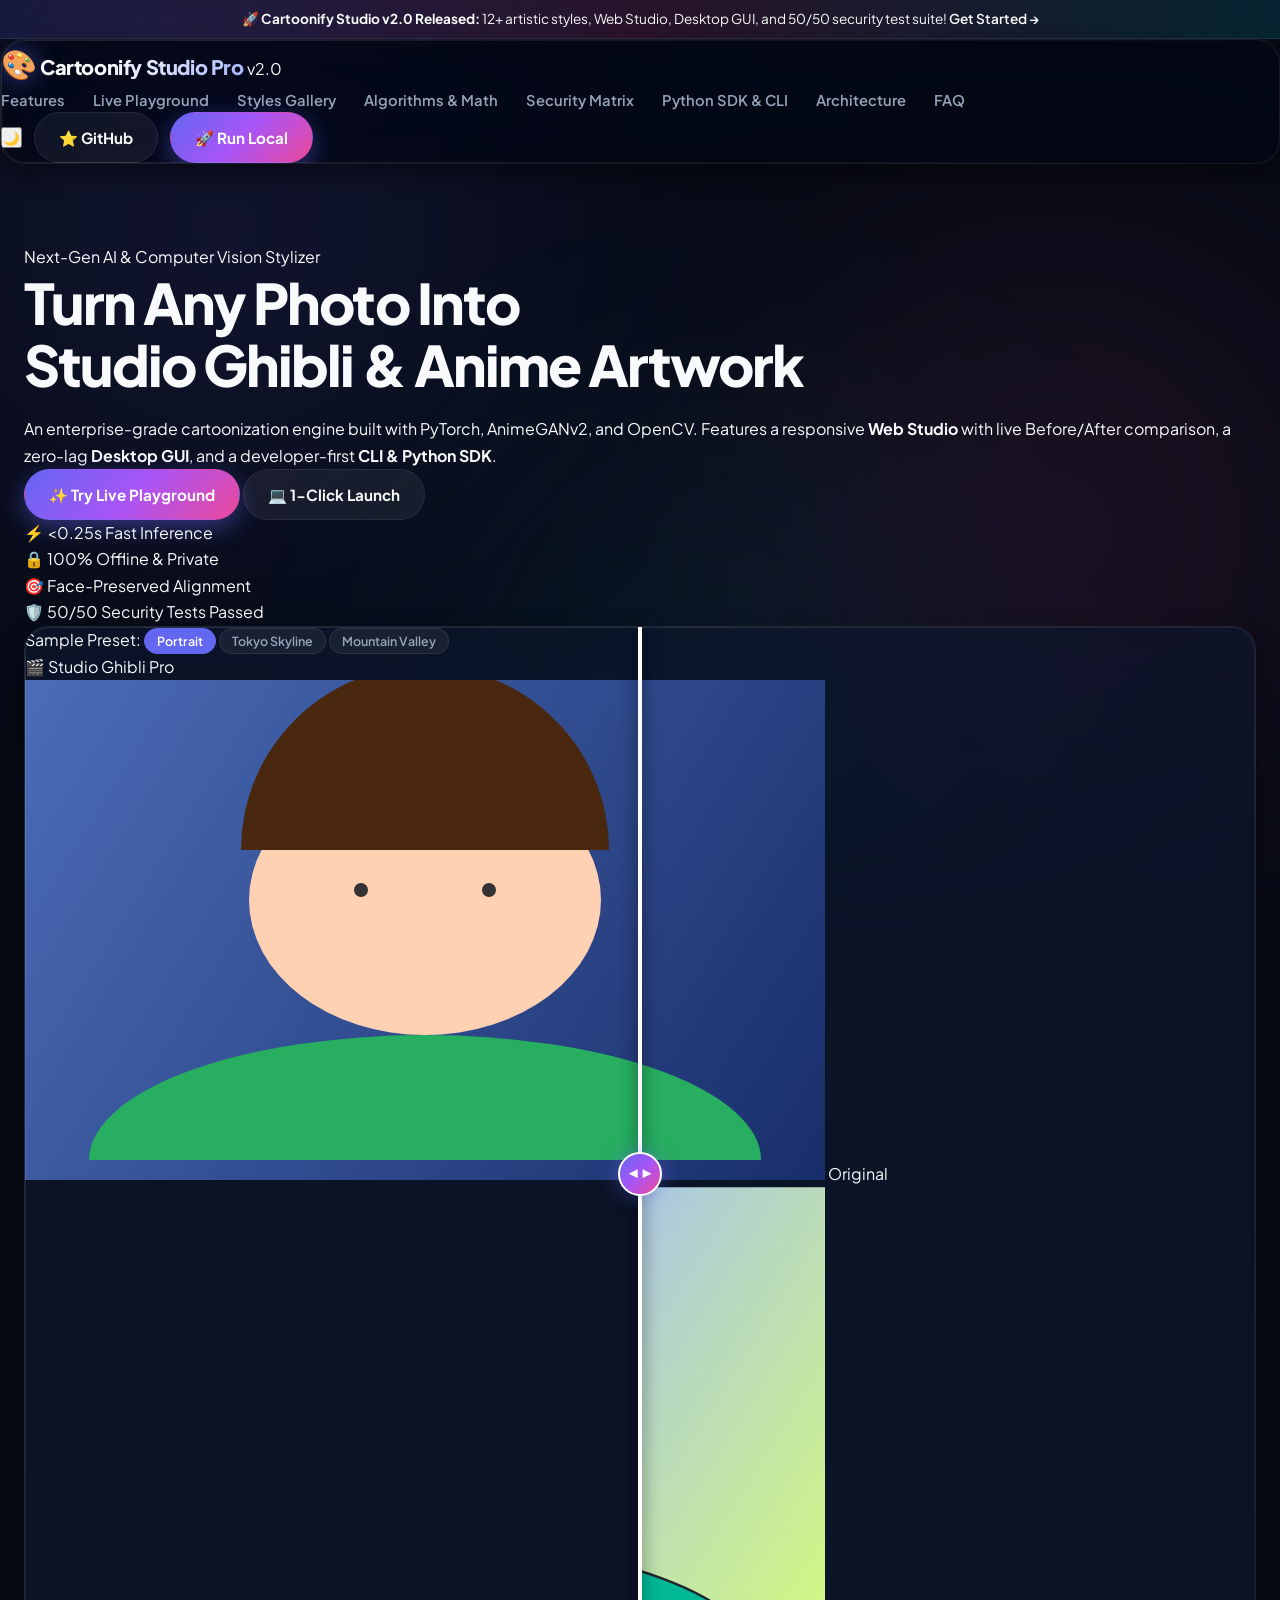
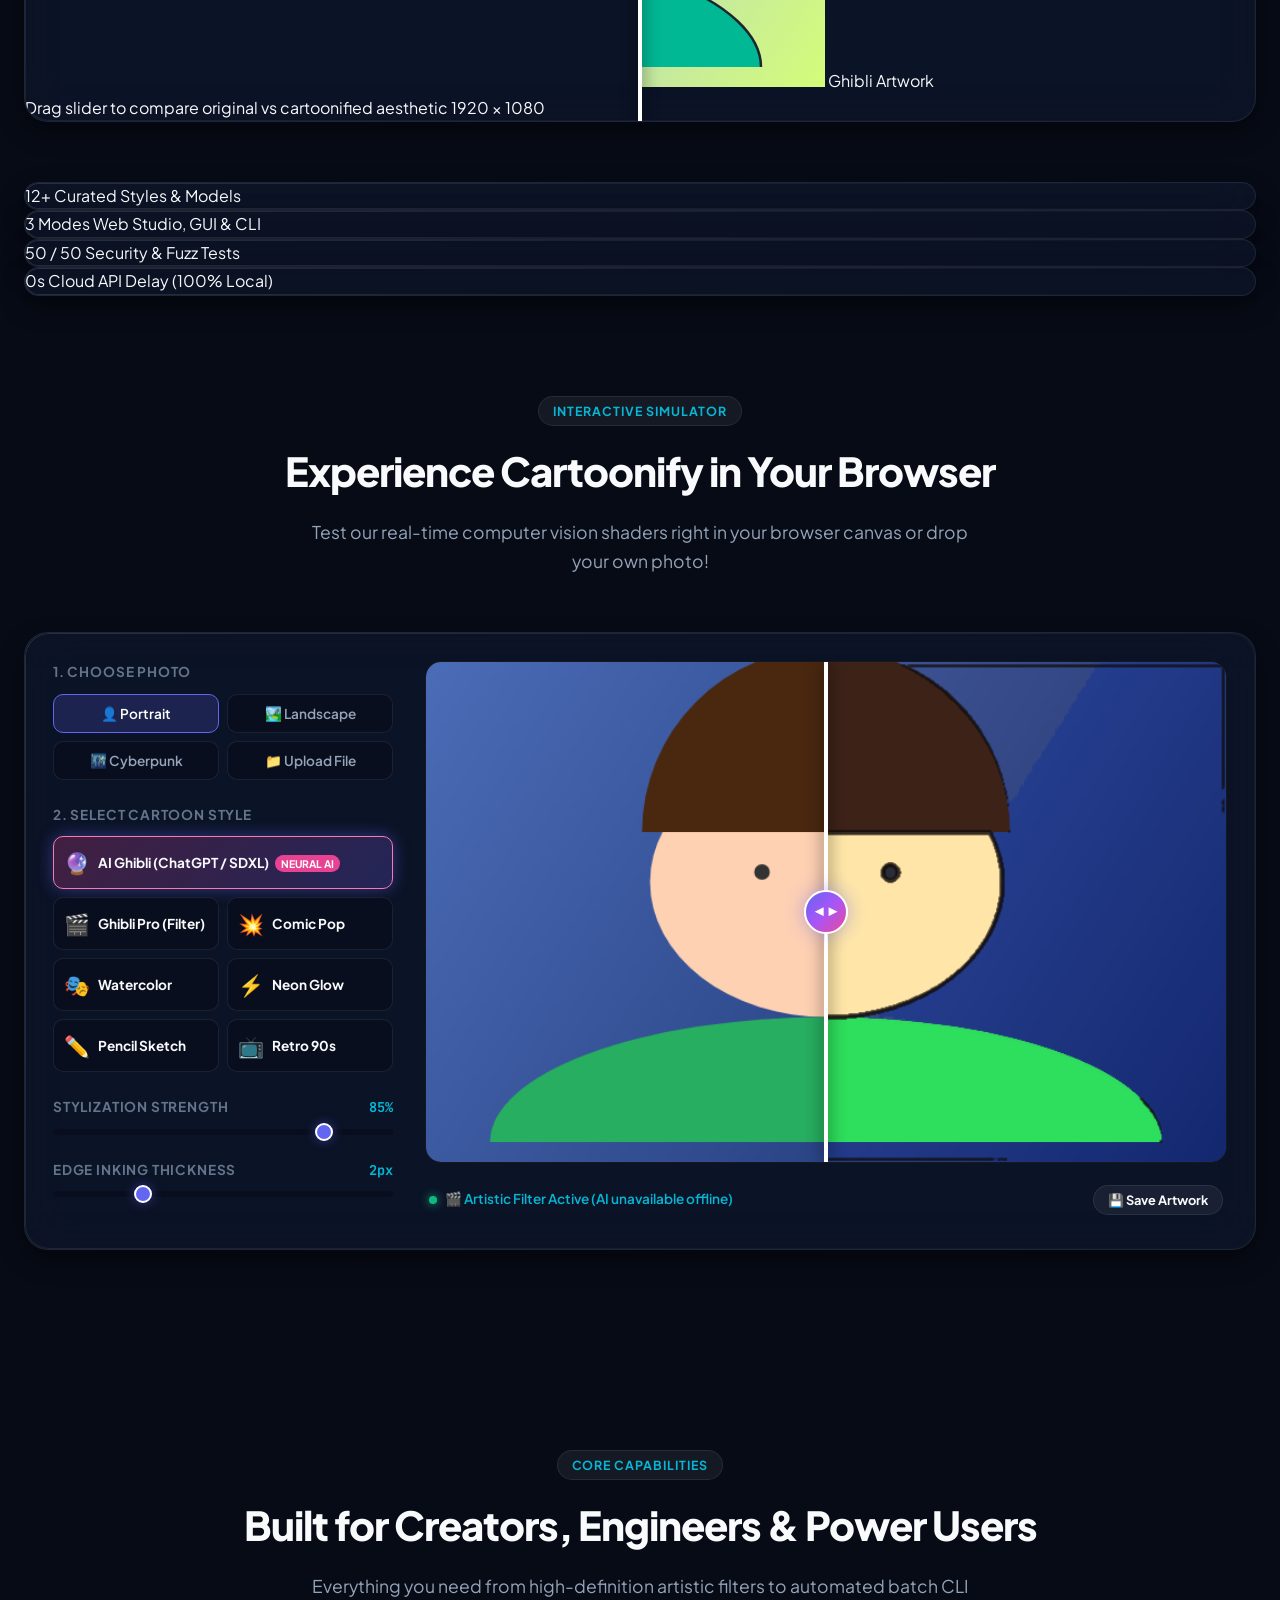
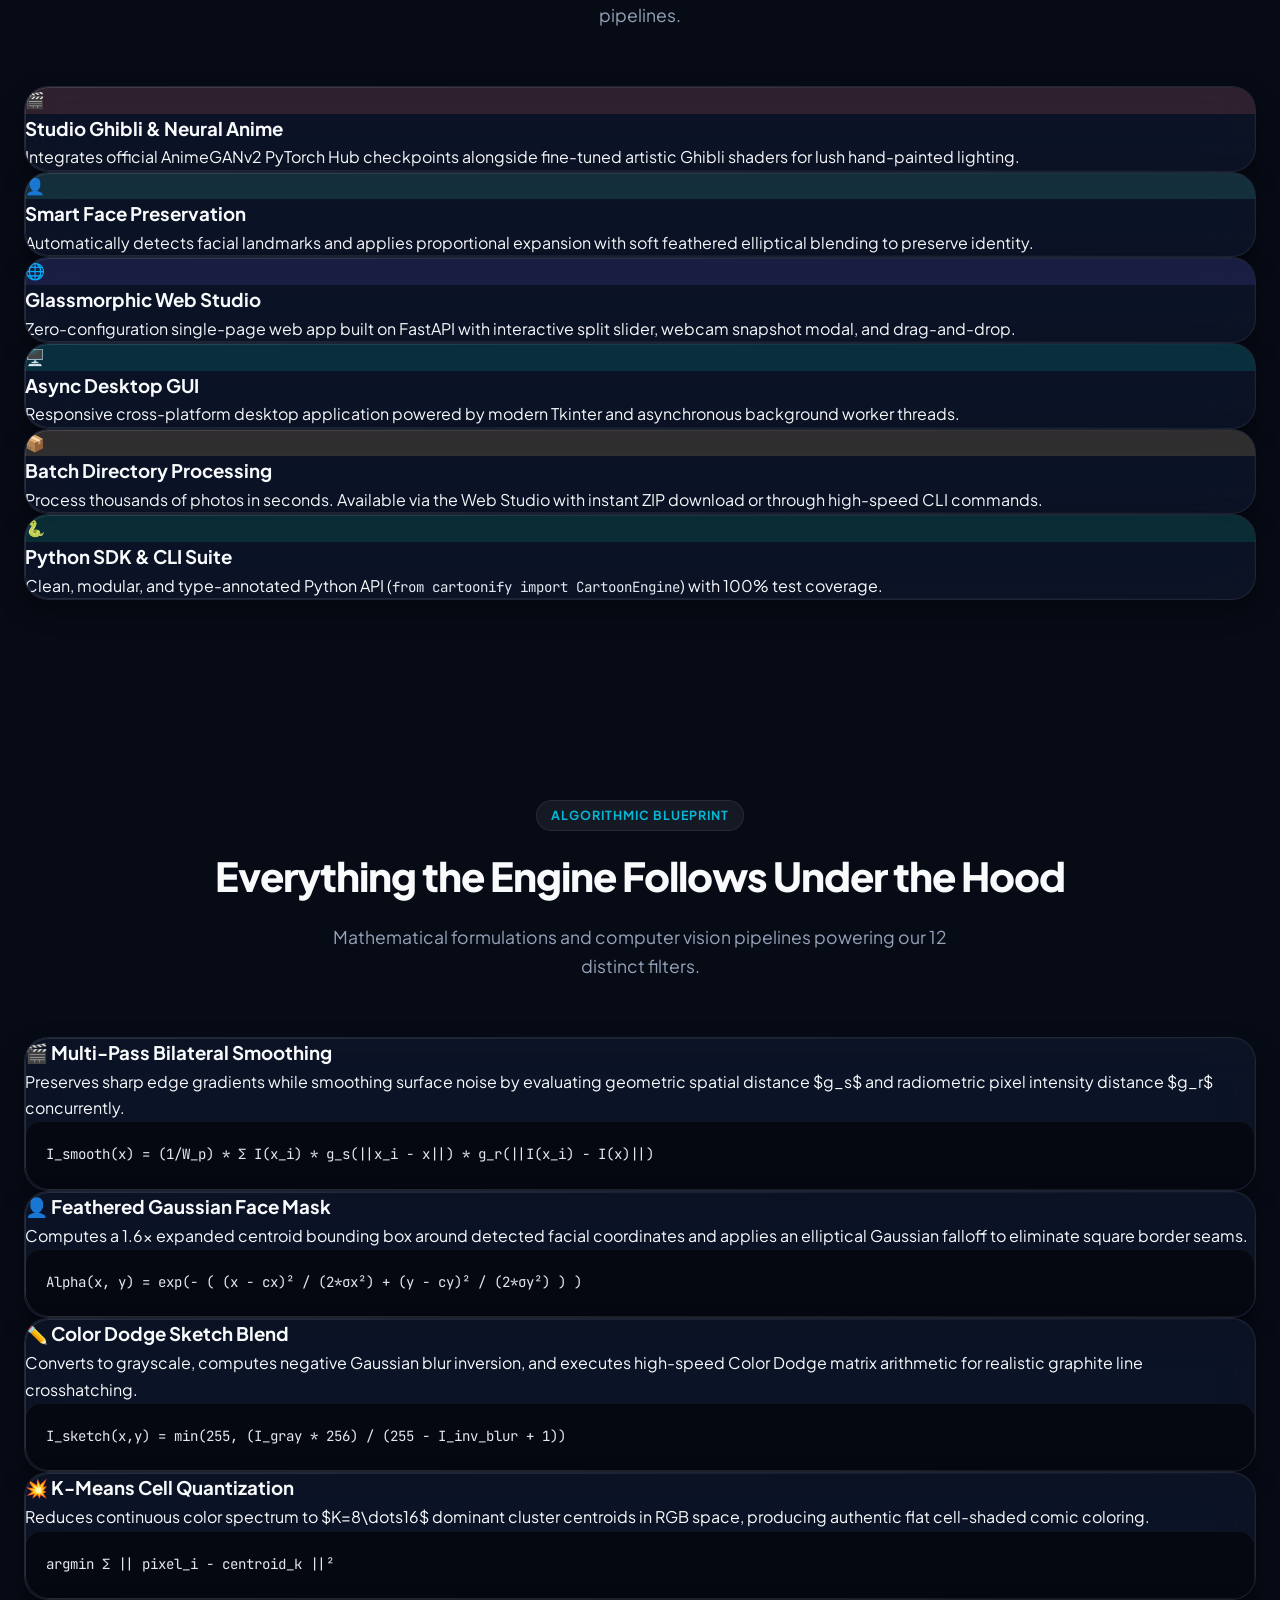
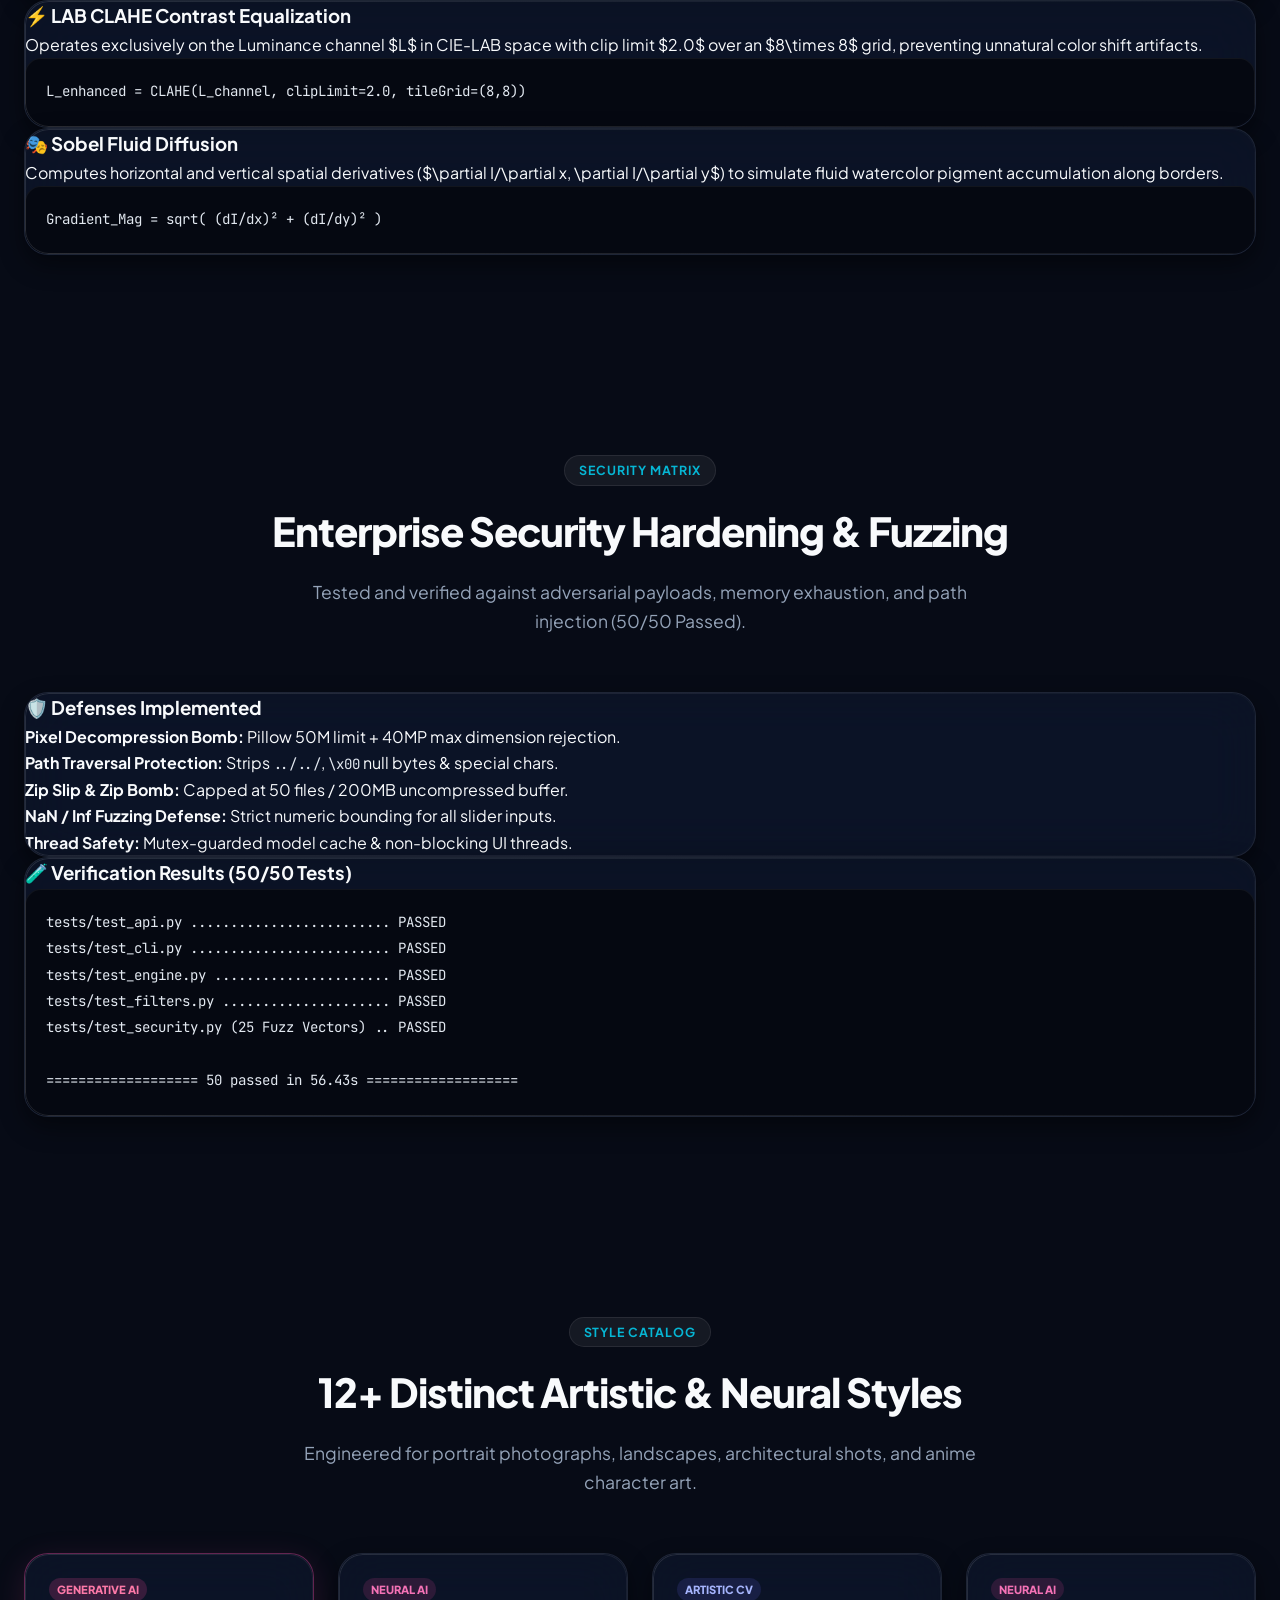
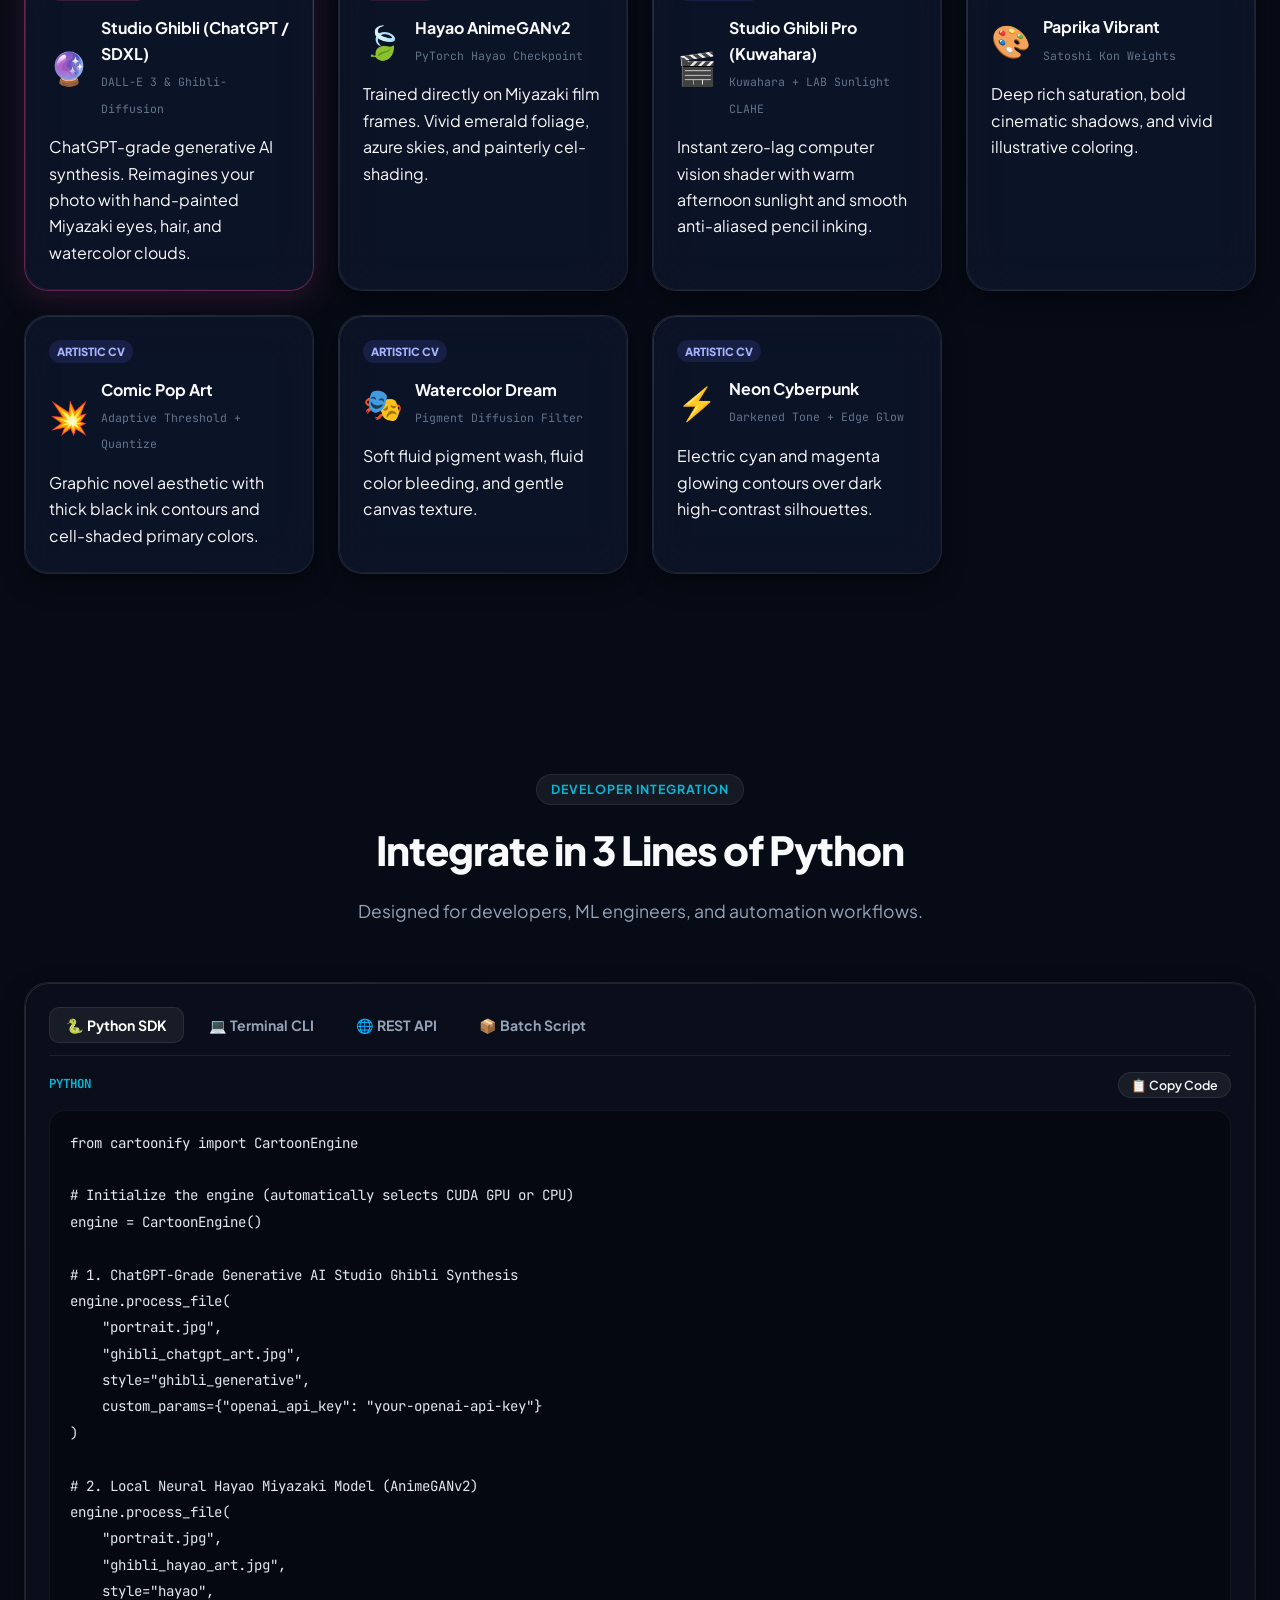
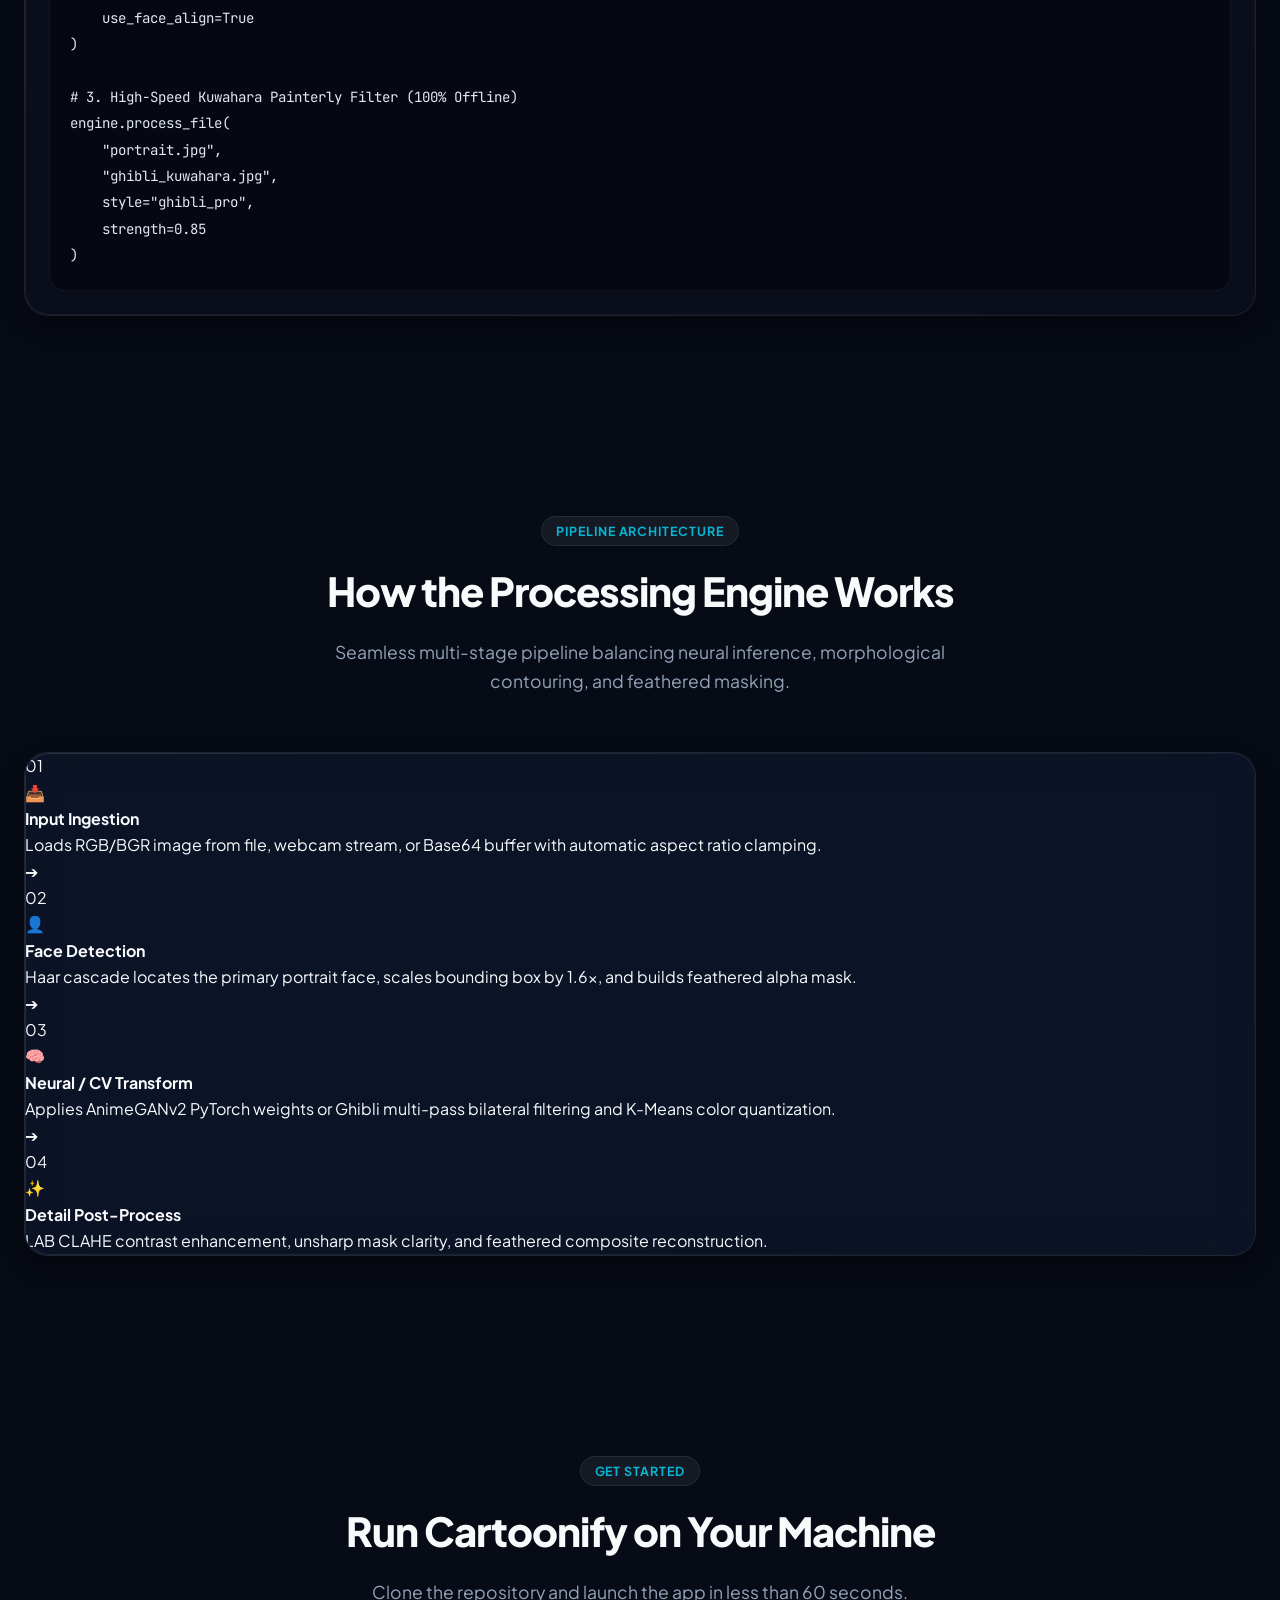
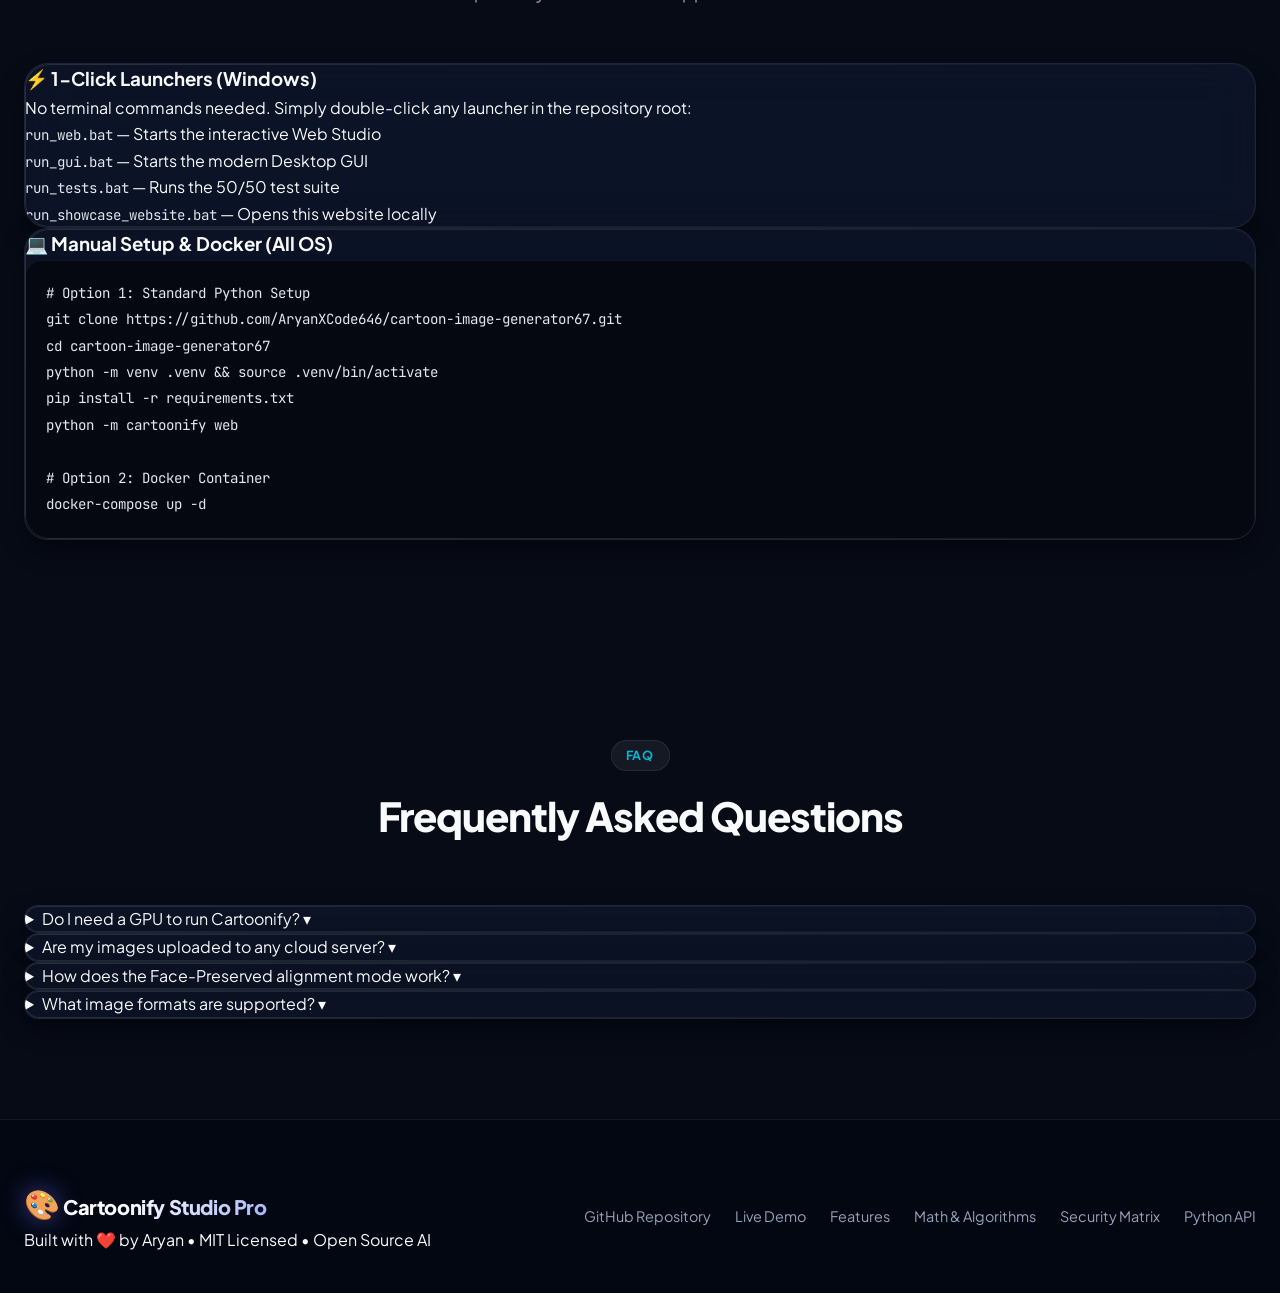
<file: index.html>
<!DOCTYPE html>
<html lang="en" data-theme="dark">
<head>
  <meta charset="UTF-8">
  <meta name="viewport" content="width=device-width, initial-scale=1.0">
  <title>Cartoonify Studio Pro — AI & Computer Vision Image Cartoonization Suite</title>
  <meta name="description" content="Production-ready AI & Computer Vision cartoonization suite featuring Studio Ghibli, AnimeGANv2, Comic Pop Art, and Watercolor filters with Web Studio, Desktop GUI, and Python SDK.">
  <link rel="stylesheet" href="style.css?v=20260830_ai_real_v4">
  <link rel="preconnect" href="https://fonts.googleapis.com">
  <link rel="preconnect" href="https://fonts.gstatic.com" crossorigin>
  <link href="https://fonts.googleapis.com/css2?family=Plus+Jakarta+Sans:wght@300;400;500;600;700;800&family=JetBrains+Mono:wght@400;500;700&display=swap" rel="stylesheet">
</head>
<body>
  <!-- Ambient background glow -->
  <div class="ambient-glow">
    <div class="orb orb-1"></div>
    <div class="orb orb-2"></div>
    <div class="orb orb-3"></div>
  </div>

  <!-- Announcement Bar -->
  <div class="announcement-bar">
    <span>🚀 <strong>Cartoonify Studio v2.0 Released:</strong> 12+ artistic styles, Web Studio, Desktop GUI, and 50/50 security test suite!</span>
    <a href="#quickstart" class="announcement-link">Get Started →</a>
  </div>

  <!-- ===== NAVBAR ===== -->
  <nav class="navbar glass-panel">
    <div class="nav-container">
      <a href="#" class="nav-brand">
        <span class="brand-icon">🎨</span>
        <span class="brand-name">Cartoonify <span class="gradient-text">Studio Pro</span></span>
        <span class="brand-badge">v2.0</span>
      </a>

      <div class="nav-links" id="navLinks">
        <a href="#features" class="nav-link">Features</a>
        <a href="#demo" class="nav-link">Live Playground</a>
        <a href="#styles" class="nav-link">Styles Gallery</a>
        <a href="#math-models" class="nav-link">Algorithms & Math</a>
        <a href="#security" class="nav-link">Security Matrix</a>
        <a href="#developers" class="nav-link">Python SDK & CLI</a>
        <a href="#architecture" class="nav-link">Architecture</a>
        <a href="#faq" class="nav-link">FAQ</a>
      </div>

      <div class="nav-actions">
        <button id="themeToggle" class="icon-btn" title="Toggle Theme" aria-label="Toggle theme">
          <span class="theme-icon">🌙</span>
        </button>
        <a href="https://github.com/AryanXCode646/cartoon-image-generator67" target="_blank" rel="noopener noreferrer" class="btn btn-secondary btn-sm">
          <span>⭐ GitHub</span>
        </a>
        <a href="#quickstart" class="btn btn-primary btn-sm">
          <span>🚀 Run Local</span>
        </a>
        <button class="mobile-toggle" id="mobileToggle" aria-label="Toggle navigation menu">
          <span></span><span></span><span></span>
        </button>
      </div>
    </div>
  </nav>

  <!-- ===== HERO SECTION ===== -->
  <header class="hero-section">
    <div class="container hero-container">
      <div class="hero-content">
        <div class="hero-pill">
          <span class="pill-dot"></span>
          <span>Next-Gen AI & Computer Vision Stylizer</span>
        </div>
        <h1 class="hero-title">
          Turn Any Photo Into <br>
          <span class="gradient-text">Studio Ghibli & Anime</span> Artwork
        </h1>
        <p class="hero-subtitle">
          An enterprise-grade cartoonization engine built with PyTorch, AnimeGANv2, and OpenCV. Features a responsive <strong>Web Studio</strong> with live Before/After comparison, a zero-lag <strong>Desktop GUI</strong>, and a developer-first <strong>CLI & Python SDK</strong>.
        </p>

        <div class="hero-cta-group">
          <a href="#demo" class="btn btn-primary btn-lg">
            <span>✨ Try Live Playground</span>
          </a>
          <a href="#quickstart" class="btn btn-secondary btn-lg">
            <span>💻 1-Click Launch</span>
          </a>
        </div>

        <div class="hero-badges">
          <div class="badge-item">
            <span class="badge-icon">⚡</span>
            <span>&lt;0.25s Fast Inference</span>
          </div>
          <div class="badge-item">
            <span class="badge-icon">🔒</span>
            <span>100% Offline & Private</span>
          </div>
          <div class="badge-item">
            <span class="badge-icon">🎯</span>
            <span>Face-Preserved Alignment</span>
          </div>
          <div class="badge-item">
            <span class="badge-icon">🛡️</span>
            <span>50/50 Security Tests Passed</span>
          </div>
        </div>
      </div>

      <!-- Hero Visual: Interactive Before/After Split Comparison -->
      <div class="hero-visual">
        <div class="hero-card glass-panel">
          <div class="hero-card-header">
            <div class="preset-selector">
              <span class="preset-label">Sample Preset:</span>
              <button class="preset-btn active" data-preset="portrait">Portrait</button>
              <button class="preset-btn" data-preset="city">Tokyo Skyline</button>
              <button class="preset-btn" data-preset="nature">Mountain Valley</button>
            </div>
            <div class="style-pill">🎬 Studio Ghibli Pro</div>
          </div>

          <div class="hero-split-viewer" id="heroViewer">
            <div class="hero-img-wrapper original-wrapper">
              <img id="heroImgOriginal" src="" alt="Original Photo">
              <span class="image-tag original-tag">Original</span>
            </div>
            <div class="hero-img-wrapper cartoon-wrapper" id="heroCartoonWrapper">
              <img id="heroImgCartoon" src="" alt="Cartoon Artwork">
              <span class="image-tag cartoon-tag">Ghibli Artwork</span>
            </div>
            <div class="hero-split-handle" id="heroHandle">
              <div class="handle-bar"></div>
              <div class="handle-knob">◀ ▶</div>
              <div class="handle-bar"></div>
            </div>
          </div>

          <div class="hero-card-footer">
            <span>Drag slider to compare original vs cartoonified aesthetic</span>
            <span class="resolution-badge" id="heroResBadge">1920 × 1080</span>
          </div>
        </div>
      </div>
    </div>
  </header>

  <!-- ===== STATS STRIP ===== -->
  <section class="stats-strip">
    <div class="container stats-container">
      <div class="stat-card glass-panel">
        <span class="stat-number">12+</span>
        <span class="stat-label">Curated Styles & Models</span>
      </div>
      <div class="stat-card glass-panel">
        <span class="stat-number">3 Modes</span>
        <span class="stat-label">Web Studio, GUI & CLI</span>
      </div>
      <div class="stat-card glass-panel">
        <span class="stat-number">50 / 50</span>
        <span class="stat-label">Security & Fuzz Tests</span>
      </div>
      <div class="stat-card glass-panel">
        <span class="stat-number">0s</span>
        <span class="stat-label">Cloud API Delay (100% Local)</span>
      </div>
    </div>
  </section>

  <!-- ===== INTERACTIVE DEMO PLAYGROUND ===== -->
  <section class="section" id="demo">
    <div class="container">
      <div class="section-header text-center">
        <span class="section-badge">INTERACTIVE SIMULATOR</span>
        <h2 class="section-title">Experience Cartoonify in Your Browser</h2>
        <p class="section-subtitle">
          Test our real-time computer vision shaders right in your browser canvas or drop your own photo!
        </p>
      </div>

      <div class="playground-layout glass-panel">
        <!-- Left Playground Controls -->
        <div class="playground-sidebar">
          <div class="sidebar-block">
            <label class="block-label">1. Choose Photo</label>
            <div class="playground-presets">
              <button class="play-preset active" data-img="portrait">👤 Portrait</button>
              <button class="play-preset" data-img="landscape">🏞️ Landscape</button>
              <button class="play-preset" data-img="cyberpunk">🌃 Cyberpunk</button>
              <button class="play-preset" id="playUploadBtn">📁 Upload File</button>
              <input type="file" id="playFileInput" accept="image/*" hidden>
            </div>
          </div>

          <div class="sidebar-block">
            <label class="block-label">2. Select Cartoon Style</label>
            <div class="playground-styles-grid">
              <button class="style-choice-btn active" data-style="ai_ghibli" style="grid-column: span 2; background: linear-gradient(135deg, rgba(232, 67, 147, 0.25), rgba(108, 92, 231, 0.25)); border-color: #fd79a8;">
                <span class="style-choice-icon">🔮</span>
                <span class="style-choice-name">AI Ghibli (ChatGPT / SDXL) <span style="font-size: 0.65rem; background: #e84393; color: white; padding: 2px 6px; border-radius: 99px; margin-left: 4px;">NEURAL AI</span></span>
              </button>
              <button class="style-choice-btn" data-style="ghibli_pro">
                <span class="style-choice-icon">🎬</span>
                <span class="style-choice-name">Ghibli Pro (Filter)</span>
              </button>
              <button class="style-choice-btn" data-style="comic_pop">
                <span class="style-choice-icon">💥</span>
                <span class="style-choice-name">Comic Pop</span>
              </button>
              <button class="style-choice-btn" data-style="watercolor">
                <span class="style-choice-icon">🎭</span>
                <span class="style-choice-name">Watercolor</span>
              </button>
              <button class="style-choice-btn" data-style="neon">
                <span class="style-choice-icon">⚡</span>
                <span class="style-choice-name">Neon Glow</span>
              </button>
              <button class="style-choice-btn" data-style="pencil">
                <span class="style-choice-icon">✏️</span>
                <span class="style-choice-name">Pencil Sketch</span>
              </button>
              <button class="style-choice-btn" data-style="retro">
                <span class="style-choice-icon">📺</span>
                <span class="style-choice-name">Retro 90s</span>
              </button>
            </div>
          </div>

          <div class="sidebar-block">
            <div class="slider-row">
              <label class="block-label">Stylization Strength</label>
              <span class="slider-indicator" id="playStrengthVal">85%</span>
            </div>
            <input type="range" id="playStrength" min="20" max="100" value="85" class="custom-range">
          </div>

          <div class="sidebar-block">
            <div class="slider-row">
              <label class="block-label">Edge Inking Thickness</label>
              <span class="slider-indicator" id="playEdgeVal">2px</span>
            </div>
            <input type="range" id="playEdge" min="1" max="5" value="2" class="custom-range">
          </div>
        </div>

        <!-- Right Playground Canvas Display -->
        <div class="playground-viewport">
          <div class="playground-canvas-wrapper" id="playViewer">
            <canvas id="canvasOriginal" class="play-canvas"></canvas>
            <div class="cartoon-canvas-clipper" id="playClipper">
              <canvas id="canvasCartoon" class="play-canvas"></canvas>
            </div>
            <div class="hero-split-handle" id="playHandle">
              <div class="handle-bar"></div>
              <div class="handle-knob">◀ ▶</div>
              <div class="handle-bar"></div>
            </div>
          </div>

          <div class="playground-footer">
            <div class="engine-indicator">
              <span class="pulse-dot"></span>
              <span id="playEngineStatus">Client-Side Canvas Shader Active</span>
            </div>
            <button id="downloadPlaygroundBtn" class="btn btn-secondary btn-xs">💾 Save Artwork</button>
          </div>
        </div>
      </div>
    </div>
  </section>

  <!-- ===== COMPREHENSIVE FEATURES GRID ===== -->
  <section class="section" id="features">
    <div class="container">
      <div class="section-header text-center">
        <span class="section-badge">CORE CAPABILITIES</span>
        <h2 class="section-title">Built for Creators, Engineers & Power Users</h2>
        <p class="section-subtitle">
          Everything you need from high-definition artistic filters to automated batch CLI pipelines.
        </p>
      </div>

      <div class="features-grid">
        <div class="feature-card glass-panel">
          <div class="feature-icon-box" style="background: rgba(255, 107, 107, 0.15); color: #ff6b6b;">🎬</div>
          <h3 class="feature-title">Studio Ghibli & Neural Anime</h3>
          <p class="feature-desc">
            Integrates official AnimeGANv2 PyTorch Hub checkpoints alongside fine-tuned artistic Ghibli shaders for lush hand-painted lighting.
          </p>
        </div>

        <div class="feature-card glass-panel">
          <div class="feature-icon-box" style="background: rgba(78, 205, 196, 0.15); color: #4ecdc4;">👤</div>
          <h3 class="feature-title">Smart Face Preservation</h3>
          <p class="feature-desc">
            Automatically detects facial landmarks and applies proportional expansion with soft feathered elliptical blending to preserve identity.
          </p>
        </div>

        <div class="feature-card glass-panel">
          <div class="feature-icon-box" style="background: rgba(108, 92, 231, 0.15); color: #6c5ce7;">🌐</div>
          <h3 class="feature-title">Glassmorphic Web Studio</h3>
          <p class="feature-desc">
            Zero-configuration single-page web app built on FastAPI with interactive split slider, webcam snapshot modal, and drag-and-drop.
          </p>
        </div>

        <div class="feature-card glass-panel">
          <div class="feature-icon-box" style="background: rgba(0, 206, 201, 0.15); color: #00cec9;">🖥️</div>
          <h3 class="feature-title">Async Desktop GUI</h3>
          <p class="feature-desc">
            Responsive cross-platform desktop application powered by modern Tkinter and asynchronous background worker threads.
          </p>
        </div>

        <div class="feature-card glass-panel">
          <div class="feature-icon-box" style="background: rgba(253, 203, 110, 0.15); color: #fdcb6e;">📦</div>
          <h3 class="feature-title">Batch Directory Processing</h3>
          <p class="feature-desc">
            Process thousands of photos in seconds. Available via the Web Studio with instant ZIP download or through high-speed CLI commands.
          </p>
        </div>

        <div class="feature-card glass-panel">
          <div class="feature-icon-box" style="background: rgba(0, 184, 148, 0.15); color: #00b894;">🐍</div>
          <h3 class="feature-title">Python SDK & CLI Suite</h3>
          <p class="feature-desc">
            Clean, modular, and type-annotated Python API (<code>from cartoonify import CartoonEngine</code>) with 100% test coverage.
          </p>
        </div>
      </div>
    </div>
  </section>

  <!-- ===== MATHEMATICAL MODELS & ALGORITHMS SECTION ===== -->
  <section class="section" id="math-models">
    <div class="container">
      <div class="section-header text-center">
        <span class="section-badge">ALGORITHMIC BLUEPRINT</span>
        <h2 class="section-title">Everything the Engine Follows Under the Hood</h2>
        <p class="section-subtitle">
          Mathematical formulations and computer vision pipelines powering our 12 distinct filters.
        </p>
      </div>

      <div class="features-grid">
        <div class="feature-card glass-panel">
          <h3 class="feature-title">🎬 Multi-Pass Bilateral Smoothing</h3>
          <p class="feature-desc">
            Preserves sharp edge gradients while smoothing surface noise by evaluating geometric spatial distance $g_s$ and radiometric pixel intensity distance $g_r$ concurrently.
          </p>
          <pre class="cli-box"><code>I_smooth(x) = (1/W_p) * Σ I(x_i) * g_s(||x_i - x||) * g_r(||I(x_i) - I(x)||)</code></pre>
        </div>

        <div class="feature-card glass-panel">
          <h3 class="feature-title">👤 Feathered Gaussian Face Mask</h3>
          <p class="feature-desc">
            Computes a 1.6x expanded centroid bounding box around detected facial coordinates and applies an elliptical Gaussian falloff to eliminate square border seams.
          </p>
          <pre class="cli-box"><code>Alpha(x, y) = exp(- ( (x - cx)² / (2*σx²) + (y - cy)² / (2*σy²) ) )</code></pre>
        </div>

        <div class="feature-card glass-panel">
          <h3 class="feature-title">✏️ Color Dodge Sketch Blend</h3>
          <p class="feature-desc">
            Converts to grayscale, computes negative Gaussian blur inversion, and executes high-speed Color Dodge matrix arithmetic for realistic graphite line crosshatching.
          </p>
          <pre class="cli-box"><code>I_sketch(x,y) = min(255, (I_gray * 256) / (255 - I_inv_blur + 1))</code></pre>
        </div>

        <div class="feature-card glass-panel">
          <h3 class="feature-title">💥 K-Means Cell Quantization</h3>
          <p class="feature-desc">
            Reduces continuous color spectrum to $K=8\dots16$ dominant cluster centroids in RGB space, producing authentic flat cell-shaded comic coloring.
          </p>
          <pre class="cli-box"><code>argmin Σ || pixel_i - centroid_k ||²</code></pre>
        </div>

        <div class="feature-card glass-panel">
          <h3 class="feature-title">⚡ LAB CLAHE Contrast Equalization</h3>
          <p class="feature-desc">
            Operates exclusively on the Luminance channel $L$ in CIE-LAB space with clip limit $2.0$ over an $8\times 8$ grid, preventing unnatural color shift artifacts.
          </p>
          <pre class="cli-box"><code>L_enhanced = CLAHE(L_channel, clipLimit=2.0, tileGrid=(8,8))</code></pre>
        </div>

        <div class="feature-card glass-panel">
          <h3 class="feature-title">🎭 Sobel Fluid Diffusion</h3>
          <p class="feature-desc">
            Computes horizontal and vertical spatial derivatives ($\partial I/\partial x, \partial I/\partial y$) to simulate fluid watercolor pigment accumulation along borders.
          </p>
          <pre class="cli-box"><code>Gradient_Mag = sqrt( (dI/dx)² + (dI/dy)² )</code></pre>
        </div>
      </div>
    </div>
  </section>

  <!-- ===== SECURITY MATRIX (50/50 TESTS) ===== -->
  <section class="section" id="security">
    <div class="container">
      <div class="section-header text-center">
        <span class="section-badge">SECURITY MATRIX</span>
        <h2 class="section-title">Enterprise Security Hardening & Fuzzing</h2>
        <p class="section-subtitle">
          Tested and verified against adversarial payloads, memory exhaustion, and path injection (50/50 Passed).
        </p>
      </div>

      <div class="quickstart-grid">
        <div class="quickstart-card glass-panel">
          <h3>🛡️ Defenses Implemented</h3>
          <ul class="file-list">
            <li><strong>Pixel Decompression Bomb:</strong> Pillow 50M limit + 40MP max dimension rejection.</li>
            <li><strong>Path Traversal Protection:</strong> Strips <code>../../</code>, <code>\x00</code> null bytes & special chars.</li>
            <li><strong>Zip Slip & Zip Bomb:</strong> Capped at 50 files / 200MB uncompressed buffer.</li>
            <li><strong>NaN / Inf Fuzzing Defense:</strong> Strict numeric bounding for all slider inputs.</li>
            <li><strong>Thread Safety:</strong> Mutex-guarded model cache & non-blocking UI threads.</li>
          </ul>
        </div>

        <div class="quickstart-card glass-panel">
          <h3>🧪 Verification Results (50/50 Tests)</h3>
          <pre class="cli-box"><code>tests/test_api.py ......................... PASSED
tests/test_cli.py ......................... PASSED
tests/test_engine.py ...................... PASSED
tests/test_filters.py ..................... PASSED
tests/test_security.py (25 Fuzz Vectors) .. PASSED

=================== 50 passed in 56.43s ===================</code></pre>
        </div>
      </div>
    </div>
  </section>

  <!-- ===== STYLES GALLERY ===== -->
  <section class="section styles-section" id="styles">
    <div class="container">
      <div class="section-header text-center">
        <span class="section-badge">STYLE CATALOG</span>
        <h2 class="section-title">12+ Distinct Artistic & Neural Styles</h2>
        <p class="section-subtitle">
          Engineered for portrait photographs, landscapes, architectural shots, and anime character art.
        </p>
      </div>

      <div class="style-cards-carousel">
        <div class="style-showcase-card glass-panel" style="border: 1px solid rgba(232, 67, 147, 0.4); box-shadow: 0 8px 32px rgba(232, 67, 147, 0.15);">
          <div class="style-tag neural" style="background: rgba(232, 67, 147, 0.2); color: #fd79a8;">Generative AI</div>
          <div class="style-header">
            <span class="style-emoji">🔮</span>
            <div>
              <h4>Studio Ghibli (ChatGPT / SDXL)</h4>
              <span class="style-model">DALL-E 3 & Ghibli-Diffusion</span>
            </div>
          </div>
          <p>ChatGPT-grade generative AI synthesis. Reimagines your photo with hand-painted Miyazaki eyes, hair, and watercolor clouds.</p>
        </div>

        <div class="style-showcase-card glass-panel">
          <div class="style-tag neural">Neural AI</div>
          <div class="style-header">
            <span class="style-emoji">🍃</span>
            <div>
              <h4>Hayao AnimeGANv2</h4>
              <span class="style-model">PyTorch Hayao Checkpoint</span>
            </div>
          </div>
          <p>Trained directly on Miyazaki film frames. Vivid emerald foliage, azure skies, and painterly cel-shading.</p>
        </div>

        <div class="style-showcase-card glass-panel">
          <div class="style-tag artistic">Artistic CV</div>
          <div class="style-header">
            <span class="style-emoji">🎬</span>
            <div>
              <h4>Studio Ghibli Pro (Kuwahara)</h4>
              <span class="style-model">Kuwahara + LAB Sunlight CLAHE</span>
            </div>
          </div>
          <p>Instant zero-lag computer vision shader with warm afternoon sunlight and smooth anti-aliased pencil inking.</p>
        </div>

        <div class="style-showcase-card glass-panel">
          <div class="style-tag neural">Neural AI</div>
          <div class="style-header">
            <span class="style-emoji">🎨</span>
            <div>
              <h4>Paprika Vibrant</h4>
              <span class="style-model">Satoshi Kon Weights</span>
            </div>
          </div>
          <p>Deep rich saturation, bold cinematic shadows, and vivid illustrative coloring.</p>
        </div>

        <div class="style-showcase-card glass-panel">
          <div class="style-tag artistic">Artistic CV</div>
          <div class="style-header">
            <span class="style-emoji">💥</span>
            <div>
              <h4>Comic Pop Art</h4>
              <span class="style-model">Adaptive Threshold + Quantize</span>
            </div>
          </div>
          <p>Graphic novel aesthetic with thick black ink contours and cell-shaded primary colors.</p>
        </div>

        <div class="style-showcase-card glass-panel">
          <div class="style-tag artistic">Artistic CV</div>
          <div class="style-header">
            <span class="style-emoji">🎭</span>
            <div>
              <h4>Watercolor Dream</h4>
              <span class="style-model">Pigment Diffusion Filter</span>
            </div>
          </div>
          <p>Soft fluid pigment wash, fluid color bleeding, and gentle canvas texture.</p>
        </div>

        <div class="style-showcase-card glass-panel">
          <div class="style-tag artistic">Artistic CV</div>
          <div class="style-header">
            <span class="style-emoji">⚡</span>
            <div>
              <h4>Neon Cyberpunk</h4>
              <span class="style-model">Darkened Tone + Edge Glow</span>
            </div>
          </div>
          <p>Electric cyan and magenta glowing contours over dark high-contrast silhouettes.</p>
        </div>
      </div>
    </div>
  </section>

  <!-- ===== DEVELOPER CODE INTEGRATION ===== -->
  <section class="section developers-section" id="developers">
    <div class="container">
      <div class="section-header text-center">
        <span class="section-badge">DEVELOPER INTEGRATION</span>
        <h2 class="section-title">Integrate in 3 Lines of Python</h2>
        <p class="section-subtitle">
          Designed for developers, ML engineers, and automation workflows.
        </p>
      </div>

      <div class="code-hub glass-panel">
        <div class="code-hub-tabs">
          <button class="code-tab-btn active" data-tab="tabPython">🐍 Python SDK</button>
          <button class="code-tab-btn" data-tab="tabCLI">💻 Terminal CLI</button>
          <button class="code-tab-btn" data-tab="tabAPI">🌐 REST API</button>
          <button class="code-tab-btn" data-tab="tabBatch">📦 Batch Script</button>
        </div>

        <!-- Code Block 1: Python SDK -->
        <div class="code-block-content active" id="tabPython">
          <div class="code-header">
            <span class="code-lang">python</span>
            <button class="copy-code-btn" data-target="codePy">📋 Copy Code</button>
          </div>
          <pre><code id="codePy">from cartoonify import CartoonEngine

# Initialize the engine (automatically selects CUDA GPU or CPU)
engine = CartoonEngine()

# 1. ChatGPT-Grade Generative AI Studio Ghibli Synthesis
engine.process_file(
    "portrait.jpg",
    "ghibli_chatgpt_art.jpg",
    style="ghibli_generative",
    custom_params={"openai_api_key": "your-openai-api-key"}
)

# 2. Local Neural Hayao Miyazaki Model (AnimeGANv2)
engine.process_file(
    "portrait.jpg",
    "ghibli_hayao_art.jpg",
    style="hayao",
    use_face_align=True
)

# 3. High-Speed Kuwahara Painterly Filter (100% Offline)
engine.process_file(
    "portrait.jpg",
    "ghibli_kuwahara.jpg",
    style="ghibli_pro",
    strength=0.85
)</code></pre>
        </div>

        <!-- Code Block 2: CLI -->
        <div class="code-block-content" id="tabCLI">
          <div class="code-header">
            <span class="code-lang">bash</span>
            <button class="copy-code-btn" data-target="codeCLI">📋 Copy Code</button>
          </div>
          <pre><code id="codeCLI"># Transform a single image
python -m cartoonify process photo.jpg -o cartoon.jpg --style ghibli_pro --strength 0.85

# Enable face-aligned feathered blend for portraits
python -m cartoonify process selfie.jpg -o selfie_anime.jpg --style anime_soft --face-align

# Batch process an entire directory of photos
python -m cartoonify batch ./my_vacation_photos -o ./cartoons --style comic_pop

# Launch the Web Studio UI
python -m cartoonify web --port 8000

# Launch the Desktop GUI
python -m cartoonify gui</code></pre>
        </div>

        <!-- Code Block 3: REST API -->
        <div class="code-block-content" id="tabAPI">
          <div class="code-header">
            <span class="code-lang">bash / cURL</span>
            <button class="copy-code-btn" data-target="codeAPI">📋 Copy Code</button>
          </div>
          <pre><code id="codeAPI"># 1. Process image via multipart form upload
curl -X POST "http://localhost:8000/api/process-upload" \
     -F "file=@portrait.jpg" \
     -F "style=ghibli_pro" \
     -F "strength=0.85" \
     --output cartoon_result.jpg

# 2. Query available styles catalog
curl -X GET "http://localhost:8000/api/styles"

# 3. Health & Device diagnostic check
curl -X GET "http://localhost:8000/api/health"</code></pre>
        </div>

        <!-- Code Block 4: Batch Script -->
        <div class="code-block-content" id="tabBatch">
          <div class="code-header">
            <span class="code-lang">python</span>
            <button class="copy-code-btn" data-target="codeBatch">📋 Copy Code</button>
          </div>
          <pre><code id="codeBatch">from pathlib import Path
from cartoonify import CartoonEngine

engine = CartoonEngine()
photos = list(Path("./input_photos").glob("*.jpg"))

def on_progress(current, total, filename):
    print(f"[{current}/{total}] Processed: {Path(filename).name}")

results = engine.process_batch(
    photos,
    output_dir="./cartoon_gallery",
    style="watercolor",
    strength=0.8,
    progress_callback=on_progress
)
print(f"Successfully cartoonified {len(results)} images!")</code></pre>
        </div>
      </div>
    </div>
  </section>

  <!-- ===== ARCHITECTURE DIAGRAM SECTION ===== -->
  <section class="section" id="architecture">
    <div class="container">
      <div class="section-header text-center">
        <span class="section-badge">PIPELINE ARCHITECTURE</span>
        <h2 class="section-title">How the Processing Engine Works</h2>
        <p class="section-subtitle">
          Seamless multi-stage pipeline balancing neural inference, morphological contouring, and feathered masking.
        </p>
      </div>

      <div class="pipeline-diagram glass-panel">
        <div class="pipeline-step">
          <div class="step-num">01</div>
          <div class="step-icon">📥</div>
          <h4>Input Ingestion</h4>
          <p>Loads RGB/BGR image from file, webcam stream, or Base64 buffer with automatic aspect ratio clamping.</p>
        </div>

        <div class="pipeline-arrow">➔</div>

        <div class="pipeline-step">
          <div class="step-num">02</div>
          <div class="step-icon">👤</div>
          <h4>Face Detection</h4>
          <p>Haar cascade locates the primary portrait face, scales bounding box by 1.6x, and builds feathered alpha mask.</p>
        </div>

        <div class="pipeline-arrow">➔</div>

        <div class="pipeline-step">
          <div class="step-num">03</div>
          <div class="step-icon">🧠</div>
          <h4>Neural / CV Transform</h4>
          <p>Applies AnimeGANv2 PyTorch weights or Ghibli multi-pass bilateral filtering and K-Means color quantization.</p>
        </div>

        <div class="pipeline-arrow">➔</div>

        <div class="pipeline-step">
          <div class="step-num">04</div>
          <div class="step-icon">✨</div>
          <h4>Detail Post-Process</h4>
          <p>LAB CLAHE contrast enhancement, unsharp mask clarity, and feathered composite reconstruction.</p>
        </div>
      </div>
    </div>
  </section>

  <!-- ===== QUICKSTART & DOWNLOAD SECTION ===== -->
  <section class="section quickstart-section" id="quickstart">
    <div class="container">
      <div class="section-header text-center">
        <span class="section-badge">GET STARTED</span>
        <h2 class="section-title">Run Cartoonify on Your Machine</h2>
        <p class="section-subtitle">
          Clone the repository and launch the app in less than 60 seconds.
        </p>
      </div>

      <div class="quickstart-grid">
        <div class="quickstart-card glass-panel">
          <h3>⚡ 1-Click Launchers (Windows)</h3>
          <p>No terminal commands needed. Simply double-click any launcher in the repository root:</p>
          <ul class="file-list">
            <li><code>run_web.bat</code> — Starts the interactive Web Studio</li>
            <li><code>run_gui.bat</code> — Starts the modern Desktop GUI</li>
            <li><code>run_tests.bat</code> — Runs the 50/50 test suite</li>
            <li><code>run_showcase_website.bat</code> — Opens this website locally</li>
          </ul>
        </div>

        <div class="quickstart-card glass-panel">
          <h3>💻 Manual Setup & Docker (All OS)</h3>
          <pre class="cli-box"><code># Option 1: Standard Python Setup
git clone https://github.com/AryanXCode646/cartoon-image-generator67.git
cd cartoon-image-generator67
python -m venv .venv && source .venv/bin/activate
pip install -r requirements.txt
python -m cartoonify web

# Option 2: Docker Container
docker-compose up -d</code></pre>
        </div>
      </div>
    </div>
  </section>

  <!-- ===== FAQ SECTION ===== -->
  <section class="section" id="faq">
    <div class="container">
      <div class="section-header text-center">
        <span class="section-badge">FAQ</span>
        <h2 class="section-title">Frequently Asked Questions</h2>
      </div>

      <div class="faq-accordion">
        <details class="faq-item glass-panel">
          <summary class="faq-question">
            <span>Do I need a GPU to run Cartoonify?</span>
            <span class="faq-chevron">▾</span>
          </summary>
          <div class="faq-answer">
            No! Cartoonify is heavily optimized for CPU execution. In addition, all artistic filters (Ghibli Pro, Comic Pop Art, Watercolor, Neon, Pencil Sketch) run exclusively on OpenCV algorithms in milliseconds. If a CUDA GPU is detected, PyTorch neural models will automatically leverage it for maximum speed.
          </div>
        </details>

        <details class="faq-item glass-panel">
          <summary class="faq-question">
            <span>Are my images uploaded to any cloud server?</span>
            <span class="faq-chevron">▾</span>
          </summary>
          <div class="faq-answer">
            100% No. All processing runs completely locally on your machine. No photos, data, or personal metrics are ever sent to external cloud APIs.
          </div>
        </details>

        <details class="faq-item glass-panel">
          <summary class="faq-question">
            <span>How does the Face-Preserved alignment mode work?</span>
            <span class="faq-chevron">▾</span>
          </summary>
          <div class="faq-answer">
            When enabled, Cartoonify detects the largest face using OpenCV Haar cascades, extracts a 1.6x expanded bounding box, runs the stylizer, and composites the stylized face back over the original image using a feathered elliptical Gaussian alpha mask. This avoids harsh boxy edges while preserving portrait identity.
          </div>
        </details>

        <details class="faq-item glass-panel">
          <summary class="faq-question">
            <span>What image formats are supported?</span>
            <span class="faq-chevron">▾</span>
          </summary>
          <div class="faq-answer">
            Cartoonify supports JPEG, PNG, WebP, BMP, TIFF, and camera video streams. Output images can be exported in lossless PNG or compressed JPEG/WebP.
          </div>
        </details>
      </div>
    </div>
  </section>

  <!-- ===== FOOTER ===== -->
  <footer class="footer">
    <div class="container footer-container">
      <div class="footer-brand">
        <span class="brand-icon">🎨</span>
        <span class="brand-name">Cartoonify Studio Pro</span>
        <p>Built with ❤️ by Aryan • MIT Licensed • Open Source AI</p>
      </div>

      <div class="footer-links">
        <a href="https://github.com/AryanXCode646/cartoon-image-generator67" target="_blank" rel="noopener noreferrer">GitHub Repository</a>
        <a href="#demo">Live Demo</a>
        <a href="#features">Features</a>
        <a href="#math-models">Math & Algorithms</a>
        <a href="#security">Security Matrix</a>
        <a href="#developers">Python API</a>
      </div>
    </div>
  </footer>

  <script src="app.js?v=20260830_ai_real_v4"></script>
</body>
</html>
</file>
<file: style.css>
/* ==========================================================================
   Cartoonify Studio Pro — World-Class Silicon Valley Design System
   Glassmorphic Obsidian Theme • Fluid Typography • Apple/Vercel Micro-Interactions
   ========================================================================== */

:root {
  /* Obsidian Dark Theme (Default) */
  --bg-space: #030712;
  --bg-main: #070b16;
  --bg-card: rgba(15, 23, 42, 0.72);
  --bg-card-hover: rgba(30, 41, 69, 0.85);
  --bg-card-active: rgba(30, 45, 80, 0.95);
  --bg-input: rgba(10, 15, 30, 0.85);
  --bg-glass-pill: rgba(255, 255, 255, 0.06);

  --border-card: rgba(255, 255, 255, 0.08);
  --border-card-hover: rgba(99, 102, 241, 0.4);
  --border-focus: #6366f1;

  /* Radiant Color Gradients */
  --primary: #6366f1;
  --primary-glow: rgba(99, 102, 241, 0.45);
  --accent-purple: #8b5cf6;
  --accent-pink: #ec4899;
  --accent-cyan: #06b6d4;
  --accent-emerald: #10b981;
  --accent-amber: #f59e0b;

  --grad-brand: linear-gradient(135deg, #6366f1 0%, #a855f7 50%, #ec4899 100%);
  --grad-neural: linear-gradient(135deg, #ec4899 0%, #8b5cf6 100%);
  --grad-cyan: linear-gradient(135deg, #06b6d4 0%, #3b82f6 100%);
  --grad-emerald: linear-gradient(135deg, #10b981 0%, #06b6d4 100%);
  --grad-amber: linear-gradient(135deg, #f59e0b 0%, #ef4444 100%);
  --grad-card-border: linear-gradient(135deg, rgba(255, 255, 255, 0.15) 0%, rgba(255, 255, 255, 0.02) 100%);

  --text-primary: #f8fafc;
  --text-secondary: #94a3b8;
  --text-muted: #64748b;

  --radius-xs: 6px;
  --radius-sm: 10px;
  --radius-md: 16px;
  --radius-lg: 24px;
  --radius-xl: 32px;
  --radius-pill: 9999px;

  --font-main: 'Plus Jakarta Sans', -apple-system, BlinkMacSystemFont, 'Segoe UI', Roboto, sans-serif;
  --font-mono: 'JetBrains Mono', SFMono-Regular, Menlo, Monaco, Consolas, monospace;

  --shadow-sm: 0 4px 12px rgba(0, 0, 0, 0.3);
  --shadow-md: 0 10px 25px rgba(0, 0, 0, 0.45);
  --shadow-lg: 0 20px 50px rgba(0, 0, 0, 0.6);
  --shadow-glow: 0 0 35px rgba(99, 102, 241, 0.35);
  --shadow-neural-glow: 0 0 35px rgba(236, 72, 153, 0.35);
}

[data-theme="light"] {
  --bg-space: #f1f5f9;
  --bg-main: #f8fafc;
  --bg-card: rgba(255, 255, 255, 0.88);
  --bg-card-hover: rgba(255, 255, 255, 0.98);
  --bg-card-active: #ffffff;
  --bg-input: #edf2f7;
  --bg-glass-pill: rgba(0, 0, 0, 0.05);

  --border-card: rgba(0, 0, 0, 0.08);
  --border-card-hover: rgba(99, 102, 241, 0.5);
  --border-focus: #6366f1;

  --text-primary: #0f172a;
  --text-secondary: #475569;
  --text-muted: #94a3b8;

  --shadow-sm: 0 4px 12px rgba(0, 0, 0, 0.05);
  --shadow-md: 0 10px 25px rgba(0, 0, 0, 0.08);
  --shadow-lg: 0 20px 50px rgba(0, 0, 0, 0.12);
  --shadow-glow: 0 0 25px rgba(99, 102, 241, 0.2);
}

/* ==========================================================================
   Base & Reset
   ========================================================================== */
*, *::before, *::after {
  box-sizing: border-box;
  margin: 0;
  padding: 0;
}

html {
  scroll-behavior: smooth;
  font-size: 16px;
  -webkit-font-smoothing: antialiased;
  -moz-osx-font-smoothing: grayscale;
}

body {
  font-family: var(--font-main);
  background-color: var(--bg-main);
  color: var(--text-primary);
  line-height: 1.65;
  overflow-x: hidden;
  position: relative;
  transition: background-color 0.4s ease, color 0.4s ease;
}

::selection {
  background: var(--primary);
  color: #ffffff;
}

a {
  color: inherit;
  text-decoration: none;
}

button, input, select, textarea {
  font-family: inherit;
  color: inherit;
}

.container {
  width: 100%;
  max-width: 1280px;
  margin: 0 auto;
  padding: 0 24px;
}

/* ==========================================================================
   Ambient Dynamic Mesh & Specular Orbs
   ========================================================================== */
.ambient-glow {
  position: fixed;
  inset: 0;
  pointer-events: none;
  z-index: 0;
  overflow: hidden;
}

.orb {
  position: absolute;
  border-radius: 50%;
  filter: blur(140px);
  opacity: 0.22;
  animation: floatOrb 20s infinite alternate ease-in-out;
}

.orb-1 {
  width: 750px;
  height: 750px;
  background: radial-gradient(circle, #6366f1 0%, rgba(99, 102, 241, 0) 70%);
  top: -150px;
  left: -150px;
  animation-duration: 18s;
}

.orb-2 {
  width: 650px;
  height: 650px;
  background: radial-gradient(circle, #ec4899 0%, rgba(236, 72, 153, 0) 70%);
  bottom: 5%;
  right: -100px;
  animation-duration: 24s;
  animation-delay: -5s;
}

.orb-3 {
  width: 550px;
  height: 550px;
  background: radial-gradient(circle, #06b6d4 0%, rgba(6, 182, 212, 0) 70%);
  top: 45%;
  left: 35%;
  animation-duration: 22s;
  animation-delay: -10s;
}

@keyframes floatOrb {
  0% { transform: translate(0, 0) scale(1); }
  50% { transform: translate(40px, 60px) scale(1.08); }
  100% { transform: translate(-30px, -40px) scale(0.95); }
}

/* ==========================================================================
   Glassmorphism Surfaces
   ========================================================================== */
.glass-panel {
  background: var(--bg-card);
  backdrop-filter: blur(24px) saturate(180%);
  -webkit-backdrop-filter: blur(24px) saturate(180%);
  border: 1px solid var(--border-card);
  border-radius: var(--radius-lg);
  box-shadow: var(--shadow-md);
  position: relative;
  transition: all 0.3s cubic-bezier(0.16, 1, 0.3, 1);
  overflow: hidden;
}

.glass-panel::before {
  content: '';
  position: absolute;
  inset: 0;
  border-radius: inherit;
  padding: 1px;
  background: linear-gradient(135deg, rgba(255, 255, 255, 0.12), rgba(255, 255, 255, 0.01));
  -webkit-mask: linear-gradient(#fff 0 0) content-box, linear-gradient(#fff 0 0);
  -webkit-mask-composite: xor;
  mask-composite: exclude;
  pointer-events: none;
}

.glass-panel:hover {
  border-color: var(--border-card-hover);
  box-shadow: var(--shadow-lg);
}

/* ==========================================================================
   Navigation Bar
   ========================================================================== */
.announcement-bar {
  background: linear-gradient(90deg, rgba(99, 102, 241, 0.15), rgba(236, 72, 153, 0.15), rgba(6, 182, 212, 0.15));
  border-bottom: 1px solid rgba(255, 255, 255, 0.08);
  font-size: 0.85rem;
  padding: 8px 0;
  text-align: center;
  position: relative;
  z-index: 100;
}

.announcement-content {
  display: flex;
  align-items: center;
  justify-content: center;
  gap: 12px;
  flex-wrap: wrap;
}

.announcement-badge {
  background: var(--grad-neural);
  color: #ffffff;
  font-weight: 700;
  font-size: 0.72rem;
  padding: 2px 8px;
  border-radius: var(--radius-pill);
  text-transform: uppercase;
  letter-spacing: 0.06em;
}

.announcement-link {
  color: var(--text-primary);
  font-weight: 600;
  display: inline-flex;
  align-items: center;
  gap: 4px;
  transition: color 0.2s ease;
}

.announcement-link:hover {
  color: var(--accent-pink);
}

.navbar {
  position: sticky;
  top: 0;
  z-index: 99;
  background: rgba(3, 7, 18, 0.78);
  backdrop-filter: blur(20px) saturate(180%);
  -webkit-backdrop-filter: blur(20px) saturate(180%);
  border-bottom: 1px solid var(--border-card);
  transition: all 0.3s ease;
}

.navbar-container {
  display: flex;
  align-items: center;
  justify-content: space-between;
  height: 72px;
}

.brand-wrapper {
  display: flex;
  align-items: center;
  gap: 12px;
}

.brand-icon {
  font-size: 1.8rem;
  filter: drop-shadow(0 0 12px rgba(99, 102, 241, 0.6));
}

.brand-text {
  display: flex;
  flex-direction: column;
}

.brand-name {
  font-size: 1.25rem;
  font-weight: 800;
  letter-spacing: -0.02em;
  background: linear-gradient(135deg, #ffffff 30%, #a5b4fc 100%);
  -webkit-background-clip: text;
  -webkit-text-fill-color: transparent;
}

.brand-tag {
  font-size: 0.68rem;
  font-weight: 700;
  background: var(--bg-glass-pill);
  border: 1px solid rgba(255, 255, 255, 0.12);
  color: var(--accent-cyan);
  padding: 1px 6px;
  border-radius: var(--radius-pill);
  width: fit-content;
  margin-top: 2px;
}

.nav-links {
  display: flex;
  align-items: center;
  gap: 28px;
}

.nav-link {
  font-size: 0.92rem;
  font-weight: 600;
  color: var(--text-secondary);
  transition: all 0.2s ease;
  position: relative;
}

.nav-link:hover {
  color: #ffffff;
}

.nav-link::after {
  content: '';
  position: absolute;
  bottom: -6px;
  left: 0;
  width: 0%;
  height: 2px;
  background: var(--grad-brand);
  border-radius: var(--radius-pill);
  transition: width 0.25s ease;
}

.nav-link:hover::after {
  width: 100%;
}

.nav-actions {
  display: flex;
  align-items: center;
  gap: 12px;
}

.theme-toggle-btn {
  background: var(--bg-glass-pill);
  border: 1px solid var(--border-card);
  width: 40px;
  height: 40px;
  border-radius: 50%;
  display: flex;
  align-items: center;
  justify-content: center;
  cursor: pointer;
  font-size: 1.1rem;
  transition: all 0.2s ease;
}

.theme-toggle-btn:hover {
  border-color: var(--primary);
  box-shadow: 0 0 16px var(--primary-glow);
  transform: scale(1.05);
}

.mobile-toggle {
  display: none;
  background: none;
  border: none;
  font-size: 1.6rem;
  color: var(--text-primary);
  cursor: pointer;
}

/* ==========================================================================
   Buttons & Interactive Pills
   ========================================================================== */
.btn {
  display: inline-flex;
  align-items: center;
  justify-content: center;
  gap: 8px;
  font-weight: 700;
  font-size: 0.95rem;
  padding: 12px 24px;
  border-radius: var(--radius-pill);
  border: 1px solid transparent;
  cursor: pointer;
  transition: all 0.25s cubic-bezier(0.16, 1, 0.3, 1);
  text-decoration: none;
}

.btn-primary {
  background: var(--grad-brand);
  color: #ffffff;
  box-shadow: 0 8px 24px var(--primary-glow);
}

.btn-primary:hover {
  transform: translateY(-2px);
  box-shadow: 0 12px 32px rgba(99, 102, 241, 0.55);
}

.btn-neural {
  background: var(--grad-neural);
  color: #ffffff;
  box-shadow: 0 8px 24px var(--shadow-neural-glow);
}

.btn-neural:hover {
  transform: translateY(-2px);
  box-shadow: 0 12px 32px rgba(236, 72, 153, 0.55);
}

.btn-secondary {
  background: var(--bg-glass-pill);
  border: 1px solid var(--border-card);
  color: var(--text-primary);
}

.btn-secondary:hover {
  background: rgba(255, 255, 255, 0.12);
  border-color: rgba(255, 255, 255, 0.25);
  transform: translateY(-2px);
}

.btn-xs {
  font-size: 0.8rem;
  padding: 6px 14px;
  border-radius: var(--radius-pill);
}

/* ==========================================================================
   Hero Section & Interactive Split Showcase
   ========================================================================== */
.hero-section {
  padding: 80px 0 60px;
  position: relative;
  z-index: 1;
}

.hero-layout {
  display: grid;
  grid-template-columns: 1fr 1.15fr;
  gap: 48px;
  align-items: center;
}

.hero-badge-pill {
  display: inline-flex;
  align-items: center;
  gap: 8px;
  background: rgba(99, 102, 241, 0.12);
  border: 1px solid rgba(99, 102, 241, 0.35);
  color: #a5b4fc;
  padding: 6px 16px;
  border-radius: var(--radius-pill);
  font-size: 0.82rem;
  font-weight: 700;
  margin-bottom: 20px;
  box-shadow: 0 0 20px rgba(99, 102, 241, 0.15);
}

.pulse-dot {
  width: 8px;
  height: 8px;
  background: var(--accent-emerald);
  border-radius: 50%;
  box-shadow: 0 0 10px var(--accent-emerald);
  animation: pulseLight 1.8s infinite ease-in-out;
}

@keyframes pulseLight {
  0%, 100% { opacity: 1; transform: scale(1); }
  50% { opacity: 0.4; transform: scale(0.8); }
}

.hero-title {
  font-size: 3.5rem;
  font-weight: 800;
  line-height: 1.12;
  letter-spacing: -0.035em;
  margin-bottom: 20px;
}

.text-gradient {
  background: var(--grad-brand);
  -webkit-background-clip: text;
  -webkit-text-fill-color: transparent;
}

.hero-description {
  font-size: 1.15rem;
  color: var(--text-secondary);
  line-height: 1.7;
  margin-bottom: 32px;
  max-width: 540px;
}

.hero-buttons {
  display: flex;
  gap: 16px;
  flex-wrap: wrap;
  margin-bottom: 40px;
}

.hero-trust-badges {
  display: flex;
  align-items: center;
  gap: 24px;
  padding-top: 20px;
  border-top: 1px solid var(--border-card);
}

.trust-item {
  display: flex;
  flex-direction: column;
}

.trust-number {
  font-size: 1.3rem;
  font-weight: 800;
  color: #ffffff;
  font-family: var(--font-mono);
}

.trust-label {
  font-size: 0.76rem;
  color: var(--text-muted);
  text-transform: uppercase;
  letter-spacing: 0.05em;
}

/* Hero Viewer Split Canvas */
.hero-viewer-wrapper {
  position: relative;
}

.hero-viewer-card {
  padding: 12px;
  background: rgba(15, 23, 42, 0.85);
  border: 1px solid var(--border-card);
  box-shadow: 0 25px 60px rgba(0, 0, 0, 0.7);
}

.viewer-header {
  display: flex;
  align-items: center;
  justify-content: space-between;
  padding: 8px 12px 14px;
}

.window-dots {
  display: flex;
  gap: 6px;
}

.dot {
  width: 10px;
  height: 10px;
  border-radius: 50%;
}
.dot-red { background: #ff5f56; }
.dot-yellow { background: #ffbd2e; }
.dot-green { background: #27c93f; }

.viewer-preset-pills {
  display: flex;
  gap: 6px;
}

.preset-btn {
  background: var(--bg-glass-pill);
  border: 1px solid var(--border-card);
  color: var(--text-secondary);
  font-size: 0.78rem;
  font-weight: 600;
  padding: 4px 12px;
  border-radius: var(--radius-pill);
  cursor: pointer;
  transition: all 0.2s ease;
}

.preset-btn.active, .preset-btn:hover {
  background: var(--primary);
  border-color: var(--primary);
  color: #ffffff;
}

.hero-split-container {
  position: relative;
  width: 100%;
  aspect-ratio: 16 / 10;
  border-radius: var(--radius-md);
  overflow: hidden;
  user-select: none;
  cursor: ew-resize;
  background: #050811;
}

.hero-split-img {
  position: absolute;
  top: 0;
  left: 0;
  width: 100%;
  height: 100%;
  object-fit: cover;
}

.hero-cartoon-wrapper {
  position: absolute;
  top: 0;
  left: 0;
  width: 100%;
  height: 100%;
  clip-path: polygon(50% 0, 100% 0, 100% 100%, 50% 100%);
}

.hero-split-handle {
  position: absolute;
  top: 0;
  bottom: 0;
  left: 50%;
  width: 4px;
  background: #ffffff;
  transform: translateX(-50%);
  display: flex;
  flex-direction: column;
  align-items: center;
  justify-content: center;
  pointer-events: none;
  z-index: 10;
  box-shadow: 0 0 16px rgba(0, 0, 0, 0.8);
}

.handle-bar {
  flex: 1;
  width: 2px;
  background: #ffffff;
}

.handle-knob {
  width: 44px;
  height: 44px;
  background: var(--grad-brand);
  border: 2px solid #ffffff;
  border-radius: 50%;
  display: flex;
  align-items: center;
  justify-content: center;
  font-size: 0.72rem;
  font-weight: 800;
  color: #ffffff;
  box-shadow: 0 0 20px var(--primary-glow);
  cursor: ew-resize;
  pointer-events: auto;
}

.viewer-footer-stats {
  display: flex;
  align-items: center;
  justify-content: space-between;
  padding: 12px 14px 4px;
  font-size: 0.82rem;
  color: var(--text-secondary);
}

.badge-tag-neural {
  background: rgba(236, 72, 153, 0.18);
  border: 1px solid rgba(236, 72, 153, 0.4);
  color: #f472b6;
  font-weight: 700;
  font-size: 0.7rem;
  padding: 2px 8px;
  border-radius: var(--radius-pill);
}

/* ==========================================================================
   Interactive Demo Playground Section
   ========================================================================== */
.section {
  padding: 100px 0;
  position: relative;
  z-index: 1;
}

.section-header {
  margin-bottom: 56px;
}

.section-badge {
  display: inline-block;
  background: var(--bg-glass-pill);
  border: 1px solid var(--border-card);
  color: var(--accent-cyan);
  font-weight: 700;
  font-size: 0.78rem;
  padding: 4px 14px;
  border-radius: var(--radius-pill);
  text-transform: uppercase;
  letter-spacing: 0.08em;
  margin-bottom: 12px;
}

.section-title {
  font-size: 2.5rem;
  font-weight: 800;
  letter-spacing: -0.025em;
  margin-bottom: 14px;
}

.section-subtitle {
  font-size: 1.1rem;
  color: var(--text-secondary);
  max-width: 680px;
  margin: 0 auto;
}

.text-center {
  text-align: center;
}

.playground-layout {
  display: grid;
  grid-template-columns: 340px 1fr;
  gap: 32px;
  padding: 28px;
}

.playground-sidebar {
  display: flex;
  flex-direction: column;
  gap: 24px;
}

.sidebar-block {
  display: flex;
  flex-direction: column;
  gap: 10px;
}

.block-label {
  font-size: 0.85rem;
  font-weight: 700;
  text-transform: uppercase;
  letter-spacing: 0.06em;
  color: var(--text-muted);
}

.playground-presets {
  display: grid;
  grid-template-columns: 1fr 1fr;
  gap: 8px;
}

.play-preset {
  background: var(--bg-input);
  border: 1px solid var(--border-card);
  padding: 10px 12px;
  border-radius: var(--radius-sm);
  font-size: 0.85rem;
  font-weight: 600;
  color: var(--text-secondary);
  cursor: pointer;
  transition: all 0.2s ease;
  display: flex;
  align-items: center;
  justify-content: center;
  gap: 6px;
}

.play-preset.active, .play-preset:hover {
  background: rgba(99, 102, 241, 0.2);
  border-color: var(--primary);
  color: #ffffff;
}

.playground-styles-grid {
  display: grid;
  grid-template-columns: 1fr 1fr;
  gap: 8px;
}

.style-choice-btn {
  background: var(--bg-input);
  border: 1px solid var(--border-card);
  padding: 12px 10px;
  border-radius: var(--radius-sm);
  cursor: pointer;
  display: flex;
  align-items: center;
  gap: 8px;
  transition: all 0.2s ease;
  text-align: left;
}

.style-choice-btn.active {
  background: rgba(99, 102, 241, 0.25);
  border-color: var(--primary);
  box-shadow: 0 0 16px var(--primary-glow);
}

.style-choice-icon {
  font-size: 1.3rem;
}

.style-choice-name {
  font-size: 0.85rem;
  font-weight: 700;
}

.slider-row {
  display: flex;
  justify-content: space-between;
  align-items: center;
}

.slider-indicator {
  font-family: var(--font-mono);
  font-size: 0.85rem;
  font-weight: 700;
  color: var(--accent-cyan);
}

.custom-range {
  -webkit-appearance: none;
  width: 100%;
  height: 6px;
  border-radius: var(--radius-pill);
  background: var(--bg-input);
  outline: none;
}

.custom-range::-webkit-slider-thumb {
  -webkit-appearance: none;
  appearance: none;
  width: 18px;
  height: 18px;
  border-radius: 50%;
  background: var(--primary);
  cursor: pointer;
  box-shadow: 0 0 12px var(--primary-glow);
  border: 2px solid #ffffff;
}

.playground-viewport {
  display: flex;
  flex-direction: column;
  gap: 16px;
}

.playground-canvas-wrapper {
  position: relative;
  width: 100%;
  aspect-ratio: 16 / 10;
  border-radius: var(--radius-md);
  overflow: hidden;
  background: #02040a;
  border: 1px solid var(--border-card);
  user-select: none;
}

.play-canvas {
  width: 100%;
  height: 100%;
  object-fit: cover;
  display: block;
}

.cartoon-canvas-clipper {
  position: absolute;
  top: 0;
  left: 0;
  width: 100%;
  height: 100%;
  clip-path: polygon(50% 0, 100% 0, 100% 100%, 50% 100%);
}

.playground-footer {
  display: flex;
  align-items: center;
  justify-content: space-between;
  padding: 6px 4px;
}

.engine-indicator {
  display: flex;
  align-items: center;
  gap: 8px;
  font-size: 0.85rem;
  font-weight: 600;
  color: var(--text-secondary);
}

/* ==========================================================================
   Style Showcase Carousel
   ========================================================================== */
.style-cards-carousel {
  display: grid;
  grid-template-columns: repeat(auto-fill, minmax(280px, 1fr));
  gap: 24px;
}

.style-showcase-card {
  padding: 24px;
  display: flex;
  flex-direction: column;
  gap: 14px;
}

.style-header {
  display: flex;
  align-items: center;
  gap: 12px;
}

.style-emoji {
  font-size: 2rem;
}

.style-model {
  font-size: 0.72rem;
  font-family: var(--font-mono);
  color: var(--text-muted);
}

.style-tag {
  align-self: flex-start;
  font-size: 0.7rem;
  font-weight: 800;
  text-transform: uppercase;
  padding: 2px 8px;
  border-radius: var(--radius-pill);
}

.style-tag.neural {
  background: rgba(236, 72, 153, 0.15);
  color: #f472b6;
}

.style-tag.artistic {
  background: rgba(99, 102, 241, 0.15);
  color: #a5b4fc;
}

/* ==========================================================================
   Developer Code Hub & Tabs
   ========================================================================== */
.code-hub {
  padding: 24px;
  background: #090e1a;
  border: 1px solid var(--border-card);
}

.code-hub-tabs {
  display: flex;
  gap: 8px;
  border-bottom: 1px solid var(--border-card);
  padding-bottom: 12px;
  margin-bottom: 16px;
  overflow-x: auto;
}

.code-tab-btn {
  background: none;
  border: 1px solid transparent;
  padding: 8px 16px;
  font-size: 0.88rem;
  font-weight: 700;
  color: var(--text-secondary);
  border-radius: var(--radius-sm);
  cursor: pointer;
  transition: all 0.2s ease;
}

.code-tab-btn.active {
  background: var(--bg-glass-pill);
  border-color: var(--border-card);
  color: #ffffff;
}

.code-block-content {
  display: none;
}

.code-block-content.active {
  display: block;
}

.code-header {
  display: flex;
  align-items: center;
  justify-content: space-between;
  margin-bottom: 12px;
}

.code-lang {
  font-family: var(--font-mono);
  font-size: 0.78rem;
  color: var(--accent-cyan);
  text-transform: uppercase;
  font-weight: 700;
}

.copy-code-btn {
  background: var(--bg-glass-pill);
  border: 1px solid var(--border-card);
  padding: 4px 12px;
  border-radius: var(--radius-pill);
  font-size: 0.78rem;
  font-weight: 600;
  cursor: pointer;
  transition: all 0.2s ease;
}

.copy-code-btn:hover {
  border-color: var(--primary);
}

pre {
  background: #050811;
  padding: 20px;
  border-radius: var(--radius-md);
  border: 1px solid rgba(255, 255, 255, 0.05);
  overflow-x: auto;
}

code {
  font-family: var(--font-mono);
  font-size: 0.88rem;
  line-height: 1.6;
  color: #e2e8f0;
}

/* ==========================================================================
   Security Matrix & Math Models
   ========================================================================== */
.math-grid {
  display: grid;
  grid-template-columns: repeat(auto-fit, minmax(320px, 1fr));
  gap: 24px;
}

.math-card {
  padding: 28px;
}

.math-card h3 {
  font-size: 1.25rem;
  margin-bottom: 12px;
  display: flex;
  align-items: center;
  gap: 8px;
}

.math-formula {
  background: #050811;
  padding: 14px;
  border-radius: var(--radius-sm);
  font-family: var(--font-mono);
  font-size: 0.88rem;
  color: #a5b4fc;
  margin: 12px 0;
  border: 1px solid var(--border-card);
}

.security-grid {
  display: grid;
  grid-template-columns: repeat(auto-fit, minmax(240px, 1fr));
  gap: 20px;
}

.security-card {
  padding: 22px;
  display: flex;
  align-items: flex-start;
  gap: 14px;
}

.security-icon {
  font-size: 1.6rem;
}

.security-card h4 {
  font-size: 1rem;
  font-weight: 700;
  margin-bottom: 4px;
}

.security-card p {
  font-size: 0.85rem;
  color: var(--text-secondary);
}

/* ==========================================================================
   Footer
   ========================================================================== */
.footer {
  background: #030712;
  border-top: 1px solid var(--border-card);
  padding: 60px 0 40px;
  position: relative;
  z-index: 1;
}

.footer-container {
  display: flex;
  justify-content: space-between;
  align-items: center;
  flex-wrap: wrap;
  gap: 24px;
}

.footer-links {
  display: flex;
  gap: 24px;
  flex-wrap: wrap;
}

.footer-links a {
  color: var(--text-secondary);
  font-size: 0.9rem;
  transition: color 0.2s ease;
}

.footer-links a:hover {
  color: #ffffff;
}

/* ==========================================================================
   Responsive Adaptations
   ========================================================================== */
@media (max-width: 1024px) {
  .hero-layout {
    grid-template-columns: 1fr;
    gap: 40px;
  }

  .playground-layout {
    grid-template-columns: 1fr;
  }

  .hero-title {
    font-size: 2.8rem;
  }
}

@media (max-width: 768px) {
  .nav-links {
    display: none;
  }

  .mobile-toggle {
    display: block;
  }

  .hero-title {
    font-size: 2.2rem;
  }
}
</file>
